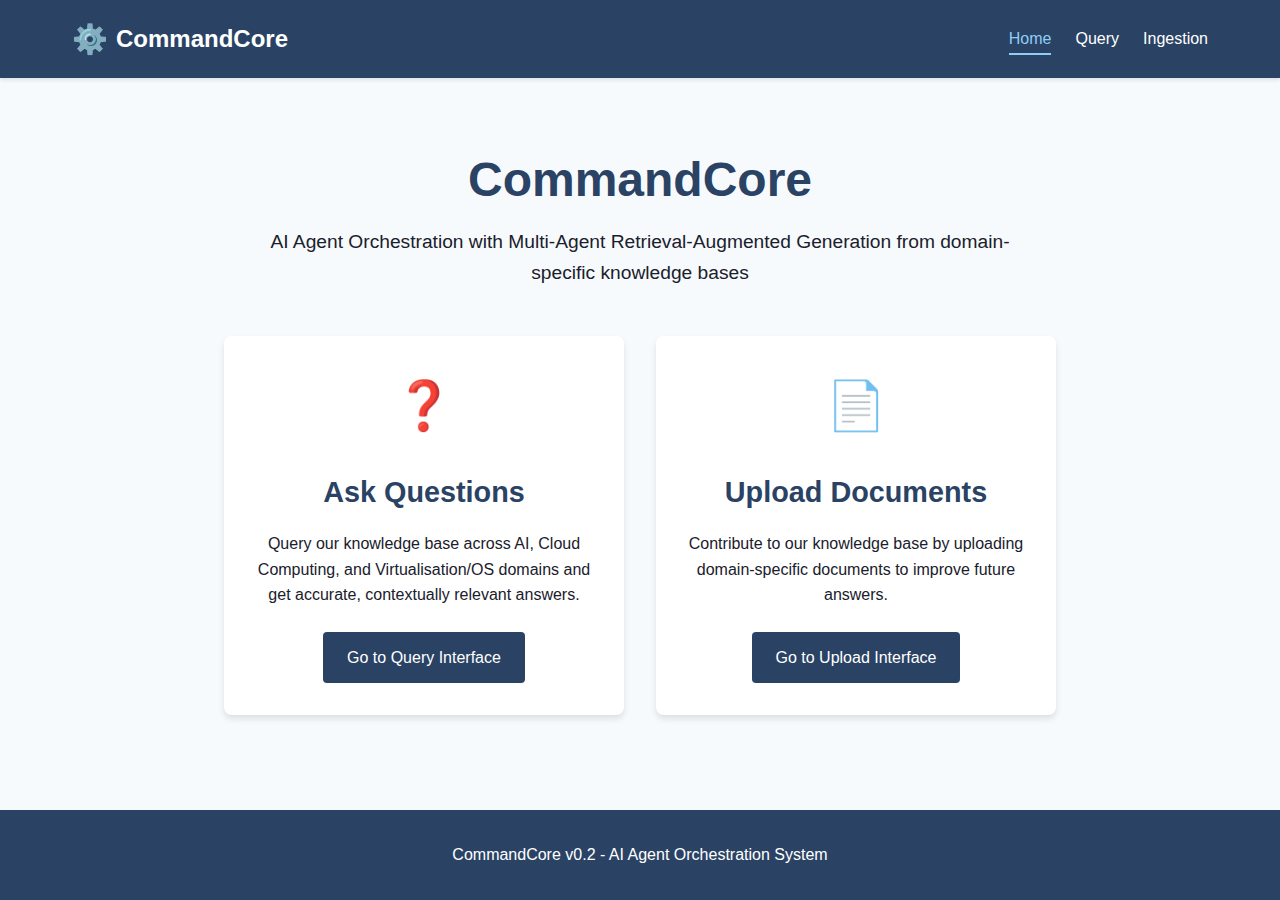
<file: src/ui/index.html>
<!DOCTYPE html>
<html lang="en">
<head>
    <meta charset="UTF-8">
    <meta name="viewport" content="width=device-width, initial-scale=1.0">
    <title>CommandCore - AI Agent Orchestration</title>
    <link rel="stylesheet" href="css/common.css">
    <style>
        .hero {
            text-align: center;
            margin-bottom: 3rem;
            padding-top: 2rem;
        }
        
        .hero h1 {
            color: var(--primary-color);
            font-size: 3rem;
            margin-bottom: 0.5rem;
        }
        
        .hero p {
            color: var(--text-color);
            font-size: 1.2rem;
            max-width: 800px;
            margin: 0 auto;
        }
        
        .options-container {
            display: flex;
            justify-content: center;
            gap: 2rem;
            margin-top: 3rem;
        }
        
        .option-card {
            background-color: white;
            border-radius: 8px;
            box-shadow: 0 4px 6px rgba(0, 0, 0, 0.1);
            padding: 2rem;
            width: 100%;
            max-width: 400px;
            text-align: center;
            transition: transform 0.3s ease, box-shadow 0.3s ease;
        }
        
        .option-card:hover {
            transform: translateY(-5px);
            box-shadow: 0 10px 15px rgba(0, 0, 0, 0.1);
        }
        
        .option-card h2 {
            color: var(--primary-color);
            margin-bottom: 1rem;
            font-size: 1.8rem;
        }
        
        .option-card p {
            margin-bottom: 1.5rem;
            color: var(--text-color);
        }
        
        .option-icon {
            font-size: 3rem;
            margin-bottom: 1.5rem;
            color: var(--secondary-color);
        }
        
        footer {
            text-align: center;
            padding: 2rem;
            background-color: var(--primary-color);
            color: white;
            margin-top: 3rem;
        }
        
        @media (max-width: 768px) {
            .options-container {
                flex-direction: column;
                align-items: center;
            }
            
            .option-card {
                margin-bottom: 1.5rem;
            }
        }
    </style>
    <script src="js/common.js"></script>
</head>
<body>
    <!-- Navigation Bar -->
    <nav class="navbar">
        <div class="nav-container">
            <a href="index.html" class="navbar-brand">
                <span class="navbar-brand-icon">⚙️</span> CommandCore
            </a>
            <ul class="navbar-nav">
                <li class="nav-item">
                    <a href="index.html" class="nav-link">Home</a>
                </li>
                <li class="nav-item">
                    <a href="query_ui/index.html" class="nav-link">Query</a>
                </li>
                <li class="nav-item">
                    <a href="ingestion_ui/index.html" class="nav-link">Ingestion</a>
                </li>
            </ul>
        </div>
    </nav>

    <!-- Main Content -->
    <div class="container">
        <div class="hero">
            <h1>CommandCore</h1>
            <p>AI Agent Orchestration with Multi-Agent Retrieval-Augmented Generation from domain-specific knowledge bases</p>
        </div>
        
        <div class="options-container">
            <div class="option-card">
                <div class="option-icon">❓</div>
                <h2>Ask Questions</h2>
                <p>Query our knowledge base across AI, Cloud Computing, and Virtualisation/OS domains and get accurate, contextually relevant answers.</p>
                <a href="query_ui/index.html" class="btn">Go to Query Interface</a>
            </div>
            
            <div class="option-card">
                <div class="option-icon">📄</div>
                <h2>Upload Documents</h2>
                <p>Contribute to our knowledge base by uploading domain-specific documents to improve future answers.</p>
                <a href="ingestion_ui/index.html" class="btn">Go to Upload Interface</a>
            </div>
        </div>
    </div>
    
    <footer>
        <p>CommandCore v0.2 - AI Agent Orchestration System</p>
    </footer>
</body>
</html>
</file>
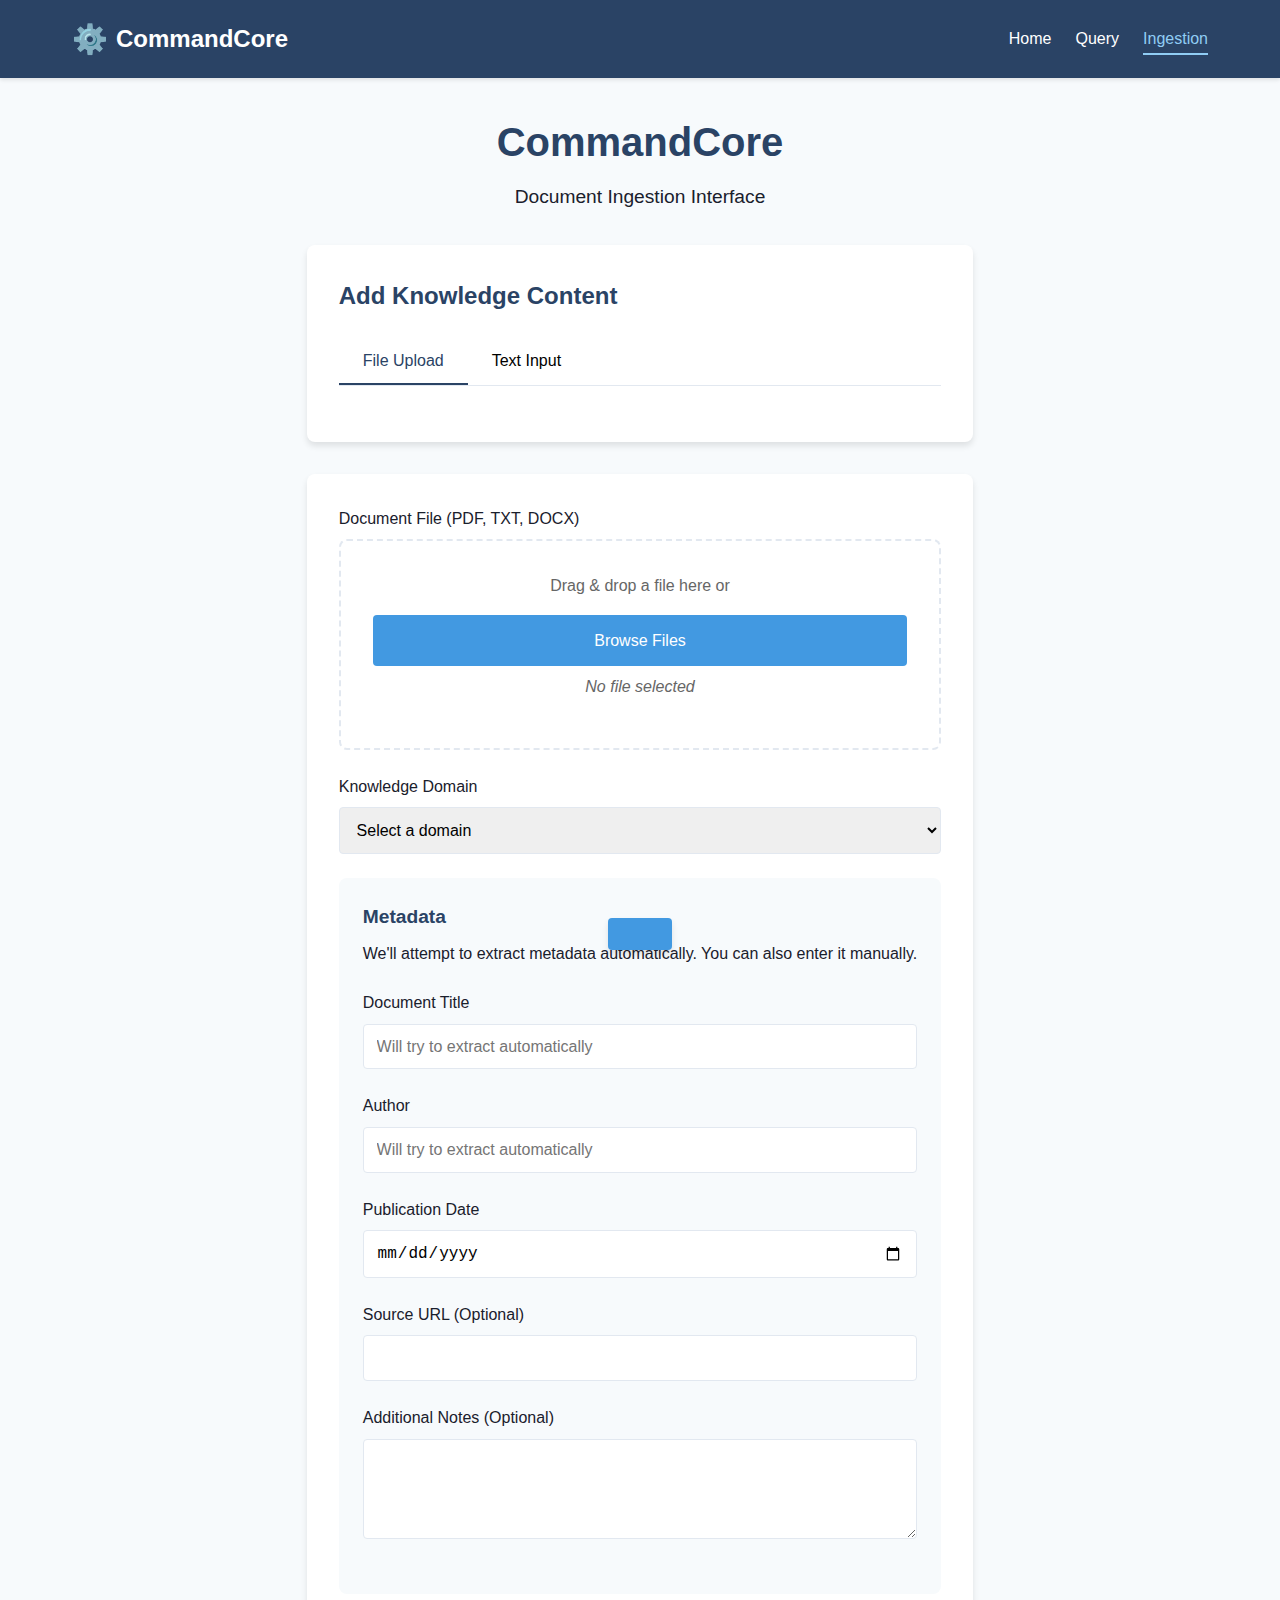
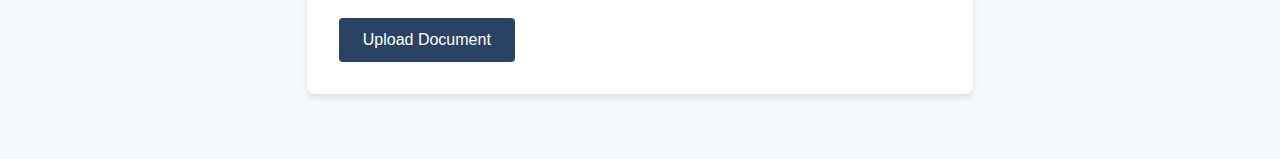
<file: src/ui/ingestion_ui/index.html>
<!DOCTYPE html>
<html lang="en">
<head>
    <meta charset="UTF-8">
    <meta name="viewport" content="width=device-width, initial-scale=1.0">
    <title>CommandCore - Document Ingestion</title>
    <link rel="stylesheet" href="../css/common.css">
    <link rel="stylesheet" href="css/styles.css">
    <script src="../js/common.js"></script>
    <script src="js/script.js"></script>
</head>
<body>
    <!-- Navigation Bar -->
    <nav class="navbar">
        <div class="nav-container">
            <a href="../index.html" class="navbar-brand">
                <span class="navbar-brand-icon">⚙️</span> CommandCore
            </a>
            <ul class="navbar-nav">
                <li class="nav-item">
                    <a href="../index.html" class="nav-link">Home</a>
                </li>
                <li class="nav-item">
                    <a href="../query_ui/index.html" class="nav-link">Query</a>
                </li>
                <li class="nav-item">
                    <a href="index.html" class="nav-link">Ingestion</a>
                </li>
            </ul>
        </div>
    </nav>

    <div class="container">
        <header>
            <h1>CommandCore</h1>
            <p>Document Ingestion Interface</p>
        </header>

        <div class="input-mode-selector card">
            <h2>Add Knowledge Content</h2>
            <div class="tab-container">
                <button id="file-upload-tab" class="tab-button active">File Upload</button>
                <button id="text-input-tab" class="tab-button">Text Input</button>
            </div>
        </div>

        <!-- File Upload Mode -->
        <div id="file-upload-mode" class="mode-container card">
            <form id="upload-form" enctype="multipart/form-data">
                <div class="form-group">
                    <label for="file-input">Document File (PDF, TXT, DOCX)</label>
                    <div class="file-upload-container">
                        <div class="file-upload-area" id="drop-area">
                            <p>Drag & drop a file here or</p>
                            <label for="file-input" class="file-label">Browse Files</label>
                            <input type="file" id="file-input" accept=".pdf,.txt,.docx" multiple>
                            <p id="selected-file-name">No file selected</p>
                        </div>
                    </div>
                </div>

                <div class="form-group">
                    <label for="domain-select">Knowledge Domain</label>
                    <select id="domain-select" required>
                        <option value="" disabled selected>Select a domain</option>
                        <option value="ai">Artificial Intelligence</option>
                        <option value="cloud">Cloud Computing</option>
                        <option value="virt-os">Virtualisation/OS</option>
                    </select>
                </div>

                <div class="metadata-section">
                    <div class="metadata-header">
                        <h3>Metadata</h3>
                        <p>We'll attempt to extract metadata automatically. You can also enter it manually.</p>
                    </div>

                    <div class="form-group">
                        <label for="document-title">Document Title</label>
                        <input type="text" id="document-title" placeholder="Will try to extract automatically">
                    </div>

                    <div class="form-group">
                        <label for="document-author">Author</label>
                        <input type="text" id="document-author" placeholder="Will try to extract automatically">
                    </div>

                    <div class="form-group">
                        <label for="publication-date">Publication Date</label>
                        <input type="date" id="publication-date" placeholder="Will try to extract automatically">
                    </div>

                    <div class="form-group">
                        <label for="document-url">Source URL (Optional)</label>
                        <input type="url" id="document-url">
                    </div>

                    <div class="form-group">
                        <label for="additional-notes">Additional Notes (Optional)</label>
                        <textarea id="additional-notes"></textarea>
                    </div>
                </div>

                <button type="submit" id="upload-button" class="btn">Upload Document</button>
            </form>
        </div>

        <!-- Text Input Mode -->
        <div id="text-input-mode" class="mode-container card hidden">
            <form id="text-form">
                <div class="form-group">
                    <label for="text-content">Text Content</label>
                    <textarea id="text-content" placeholder="Paste your text content here..." required></textarea>
                </div>

                <div class="form-group">
                    <label for="text-domain-select">Knowledge Domain</label>
                    <select id="text-domain-select" required>
                        <option value="" disabled selected>Select a domain</option>
                        <option value="ai">Artificial Intelligence</option>
                        <option value="cloud">Cloud Computing</option>
                        <option value="virt-os">Virtualisation/OS</option>
                    </select>
                </div>

                <div class="metadata-section">
                    <div class="metadata-header">
                        <h3>Metadata (Required)</h3>
                    </div>

                    <div class="form-group">
                        <label for="text-document-title">Document Title</label>
                        <input type="text" id="text-document-title" required>
                    </div>

                    <div class="form-group">
                        <label for="text-document-author">Author</label>
                        <input type="text" id="text-document-author" required>
                    </div>

                    <div class="form-group">
                        <label for="text-publication-date">Publication Date</label>
                        <input type="date" id="text-publication-date" required>
                    </div>

                    <div class="form-group">
                        <label for="text-document-url">Source URL (Optional)</label>
                        <input type="url" id="text-document-url">
                    </div>

                    <div class="form-group">
                        <label for="text-additional-notes">Additional Notes (Optional)</label>
                        <textarea id="text-additional-notes"></textarea>
                    </div>
                </div>

                <button type="submit" id="text-submit-button" class="btn">Submit Text</button>
            </form>
        </div>

        <!-- Processing Status Section -->
        <div id="upload-status" class="card hidden">
            <h2>Processing Status</h2>
            <div class="status-container">
                <div class="status-indicator">
                    <div class="spinner"></div>
                    <div id="status-message">Processing document...</div>
                </div>
                <div class="progress-container">
                    <div class="progress-bar">
                        <div id="progress-fill" style="width: 0%;"></div>
                    </div>
                    <div id="progress-percentage">0%</div>
                </div>
                <div id="job-details">
                    <p><strong>Job ID:</strong> <span id="job-id"></span></p>
                </div>
            </div>
        </div>

        <!-- Upload Complete Section -->
        <div id="upload-complete" class="card hidden">
            <h2>Upload Complete</h2>
            <div class="complete-container">
                <div class="success-icon">✓</div>
                <p id="complete-message">Document processed successfully!</p>
                <div id="complete-details"></div>
                <button id="upload-another-btn" class="btn">Upload Another Document</button>
            </div>
        </div>

        <!-- Upload Error Section -->
        <div id="upload-error" class="card hidden">
            <h2>Upload Error</h2>
            <div class="error-container">
                <div class="error-icon">✗</div>
                <p id="error-message">An error occurred during processing.</p>
                <div id="error-details"></div>
                <button id="try-again-btn" class="btn">Try Again</button>
            </div>
        </div>

        <!-- Metadata Extraction Failure Section -->
        <div id="metadata-extraction-failure" class="card hidden">
            <h2>Metadata Extraction Failed</h2>
            <div class="metadata-failure-container">
                <p>We couldn't automatically extract metadata from your file. Please provide the required information below.</p>
                
                <form id="metadata-form">
                    <div class="form-group">
                        <label for="manual-document-title">Document Title</label>
                        <input type="text" id="manual-document-title" required>
                    </div>

                    <div class="form-group">
                        <label for="manual-document-author">Author</label>
                        <input type="text" id="manual-document-author" required>
                    </div>

                    <div class="form-group">
                        <label for="manual-publication-date">Publication Date</label>
                        <input type="date" id="manual-publication-date" required>
                    </div>

                    <button type="submit" id="metadata-submit-button" class="btn">Continue with Processing</button>
                    <button type="button" id="metadata-cancel-button" class="btn btn-secondary">Cancel</button>
                </form>
            </div>
        </div>

        <!-- Bulk Upload Report Section -->
        <div id="bulk-upload-report" class="card hidden">
            <h2>Bulk Upload Report</h2>
            <div class="bulk-report-container">
                <p id="bulk-summary"></p>
                
                <h3>Successfully Processed Files</h3>
                <ul id="success-files-list"></ul>
                
                <h3>Skipped Files</h3>
                <ul id="skipped-files-list"></ul>
                
                <button id="bulk-done-button" class="btn">Done</button>
            </div>
        </div>
    </div>

    <!-- Notification Element -->
    <div id="notification" class="notification"></div>
</body>
</html>
</file>
<file: src/ui/css/common.css>
/* CommandCore Common Styles */

:root {
    --primary-color: #2a4365;
    --secondary-color: #4299e1;
    --accent-color: #90cdf4;
    --text-color: #1a202c;
    --light-bg: #f7fafc;
    --border-color: #e2e8f0;
    --success-color: #48bb78;
    --error-color: #f56565;
}

* {
    box-sizing: border-box;
    margin: 0;
    padding: 0;
}

body {
    font-family: -apple-system, BlinkMacSystemFont, 'Segoe UI', Roboto, Oxygen, Ubuntu, Cantarell, 'Open Sans', sans-serif;
    line-height: 1.6;
    color: var(--text-color);
    background-color: var(--light-bg);
    min-height: 100vh;
    display: flex;
    flex-direction: column;
}

.container {
    max-width: 1200px;
    margin: 0 auto;
    padding: 2rem;
    flex: 1;
}

/* Navigation Styles */
.navbar {
    background-color: var(--primary-color);
    padding: 1rem 0;
    box-shadow: 0 2px 4px rgba(0, 0, 0, 0.1);
}

.nav-container {
    max-width: 1200px;
    margin: 0 auto;
    padding: 0 2rem;
    display: flex;
    justify-content: space-between;
    align-items: center;
}

.navbar-brand {
    font-size: 1.5rem;
    font-weight: 700;
    color: white;
    text-decoration: none;
    display: flex;
    align-items: center;
}

.navbar-brand-icon {
    margin-right: 0.5rem;
    font-size: 1.8rem;
}

.navbar-nav {
    display: flex;
    list-style: none;
}

.nav-item {
    margin-left: 1.5rem;
}

.nav-link {
    color: white;
    text-decoration: none;
    font-weight: 500;
    padding: 0.5rem 0;
    position: relative;
    transition: color 0.3s ease;
}

.nav-link:hover {
    color: var(--accent-color);
}

.nav-link.active {
    color: var(--accent-color);
}

.nav-link.active:after {
    content: '';
    position: absolute;
    bottom: 0;
    left: 0;
    width: 100%;
    height: 2px;
    background-color: var(--accent-color);
}

/* Button Styles */
.btn {
    display: inline-block;
    padding: 0.8rem 1.5rem;
    background-color: var(--primary-color);
    color: white;
    text-decoration: none;
    border-radius: 4px;
    font-weight: 500;
    transition: background-color 0.3s ease;
    border: none;
    cursor: pointer;
    font-size: 1rem;
}

.btn:hover {
    background-color: var(--secondary-color);
}

.btn-secondary {
    background-color: var(--secondary-color);
}

.btn-secondary:hover {
    background-color: var(--accent-color);
    color: var(--text-color);
}

/* Utility Classes */
.card {
    background-color: white;
    border-radius: 8px;
    box-shadow: 0 4px 6px rgba(0, 0, 0, 0.1);
    padding: 2rem;
    margin-bottom: 2rem;
}

.hidden {
    display: none !important;
}

.text-center {
    text-align: center;
}

/* Responsive Adjustment */
@media (max-width: 768px) {
    .nav-container {
        flex-direction: column;
        padding: 1rem;
    }
    
    .navbar-brand {
        margin-bottom: 1rem;
    }
    
    .navbar-nav {
        width: 100%;
        justify-content: space-around;
    }
    
    .nav-item {
        margin: 0;
    }
}
</file>
<file: src/ui/ingestion_ui/css/styles.css>
/* CommandCore Ingestion UI Styles */

header {
    text-align: center;
    margin-bottom: 2rem;
}

header h1 {
    color: var(--primary-color);
    font-size: 2.5rem;
    margin-bottom: 0.5rem;
}

header p {
    color: var(--text-color);
    font-size: 1.2rem;
}

/* Input Mode Selector */
.input-mode-selector h2 {
    color: var(--primary-color);
    margin-bottom: 1.5rem;
    font-size: 1.5rem;
}

.tab-container {
    display: flex;
    border-bottom: 1px solid var(--border-color);
    margin-bottom: 1.5rem;
}

.tab-button {
    padding: 0.8rem 1.5rem;
    font-size: 1rem;
    font-weight: 500;
    border: none;
    background: none;
    border-bottom: 2px solid transparent;
    cursor: pointer;
    transition: all 0.3s ease;
}

.tab-button:hover {
    color: var(--primary-color);
}

.tab-button.active {
    color: var(--primary-color);
    border-bottom: 2px solid var(--primary-color);
}

/* Form Styles */
.form-group {
    margin-bottom: 1.5rem;
}

.form-group label {
    display: block;
    margin-bottom: 0.5rem;
    font-weight: 500;
}

.form-group input,
.form-group select,
.form-group textarea {
    width: 100%;
    padding: 0.8rem;
    border: 1px solid var(--border-color);
    border-radius: 4px;
    font-size: 1rem;
}

.form-group textarea {
    min-height: 100px;
    resize: vertical;
}

/* File Upload Area */
.file-upload-container {
    margin-top: 0.5rem;
}

.file-upload-area {
    border: 2px dashed var(--border-color);
    border-radius: 8px;
    padding: 2rem;
    text-align: center;
    transition: all 0.3s ease;
    cursor: pointer;
}

.file-upload-area:hover,
.file-upload-area.dragover {
    border-color: var(--secondary-color);
    background-color: rgba(66, 153, 225, 0.05);
}

.file-upload-area p {
    margin-bottom: 1rem;
    color: #666;
}

.file-label {
    display: inline-block;
    padding: 0.8rem 1.5rem;
    background-color: var(--secondary-color);
    color: white;
    border-radius: 4px;
    cursor: pointer;
    font-weight: 500;
    margin-bottom: 1rem;
}

#file-input {
    display: none;
}

#selected-file-name {
    font-style: italic;
}

/* Metadata Section */
.metadata-section {
    background-color: var(--light-bg);
    padding: 1.5rem;
    border-radius: 8px;
    margin-bottom: 1.5rem;
}

.metadata-header {
    margin-bottom: 1.5rem;
}

.metadata-header h3 {
    color: var(--primary-color);
    font-size: 1.2rem;
    margin-bottom: 0.5rem;
}

/* Status Sections */
#upload-status,
#upload-complete,
#upload-error,
#metadata-extraction-failure,
#bulk-upload-report {
    display: none;
}

#upload-status.show,
#upload-complete.show,
#upload-error.show,
#metadata-extraction-failure.show,
#bulk-upload-report.show,
#upload-status:not(.hidden),
#upload-complete:not(.hidden),
#upload-error:not(.hidden),
#metadata-extraction-failure:not(.hidden),
#bulk-upload-report:not(.hidden) {
    display: block !important;
}

.status-container {
    padding: 1.5rem;
}

.status-indicator {
    display: flex;
    align-items: center;
    margin-bottom: 1.5rem;
    background-color: rgba(66, 153, 225, 0.1);
    padding: 1rem;
    border-radius: 8px;
    border-left: 4px solid var(--secondary-color);
}

#status-message {
    font-weight: 600;
    color: var(--text-color);
    font-size: 1.05rem;
}

.spinner {
    border: 4px solid rgba(0, 0, 0, 0.1);
    border-radius: 50%;
    border-top: 4px solid var(--secondary-color);
    width: 30px;
    height: 30px;
    animation: spin 1s linear infinite;
    margin-right: 1rem;
    box-shadow: 0 0 10px rgba(66, 153, 225, 0.3);
}

@keyframes spin {
    0% { transform: rotate(0deg); }
    100% { transform: rotate(360deg); }
}

/* Progress Bar */
.progress-container {
    margin-bottom: 1.5rem;
    position: relative;
    padding-top: 25px;
}

.progress-container::before {
    content: 'Upload Progress';
    position: absolute;
    top: 0px;
    left: 0;
    font-size: 0.9rem;
    font-weight: 600;
    color: var(--text-color);
}

.progress-bar {
    width: 100%;
    height: 24px;
    background-color: #edf2f7;
    border-radius: 12px;
    overflow: hidden;
    margin-bottom: 0.8rem;
    box-shadow: inset 0 1px 3px rgba(0, 0, 0, 0.2);
    position: relative;
    border: 1px solid rgba(0, 0, 0, 0.1);
}

#progress-fill {
    height: 100%;
    background: linear-gradient(90deg, var(--secondary-color) 0%, var(--primary-color) 100%);
    transition: width 0.3s ease;
    border-radius: 10px;
    position: relative;
    overflow: hidden;
    min-width: 5px; /* Always show at least a small bit of progress */
    box-shadow: 0 2px 8px rgba(66, 153, 225, 0.5);
}

#progress-fill::after {
    content: '';
    position: absolute;
    top: 0;
    left: 0;
    right: 0;
    bottom: 0;
    background: linear-gradient(
        90deg,
        rgba(255, 255, 255, 0) 0%,
        rgba(255, 255, 255, 0.4) 50%,
        rgba(255, 255, 255, 0) 100%
    );
    animation: shimmer 1.5s infinite;
    transform: translateX(-100%);
}

.uploading #progress-fill {
    animation: pulse 1.5s infinite alternate;
}

#progress-percentage {
    text-align: center;
    font-weight: bold;
    color: var(--primary-color);
    font-size: 0.9rem;
}

@keyframes pulse {
    0% {
        opacity: 0.8;
    }
    100% {
        opacity: 1;
    }
}

@keyframes shimmer {
    100% {
        transform: translateX(100%);
    }
}

/* Complete & Error Containers */
.complete-container,
.error-container,
.metadata-failure-container,
.bulk-report-container {
    text-align: center;
    padding: 1.5rem;
}

.success-icon {
    color: var(--success-color);
    font-size: 3rem;
    margin-bottom: 1rem;
}

.error-icon {
    color: var(--error-color);
    font-size: 3rem;
    margin-bottom: 1rem;
}

#complete-message,
#error-message {
    font-size: 1.2rem;
    margin-bottom: 1.5rem;
}

#complete-details,
#error-details {
    background-color: var(--light-bg);
    padding: 1rem;
    border-radius: 4px;
    margin-bottom: 1.5rem;
    text-align: left;
}

/* Bulk Upload Report */
.bulk-report-container h3 {
    color: var(--primary-color);
    margin: 1.5rem 0 0.8rem;
    font-size: 1.2rem;
}

#success-files-list,
#skipped-files-list {
    list-style-type: none;
    text-align: left;
    padding: 0;
}

#success-files-list li,
#skipped-files-list li {
    padding: 0.8rem;
    border-bottom: 1px solid var(--border-color);
    background-color: var(--light-bg);
    border-radius: 4px;
    margin-bottom: 0.5rem;
}

#success-files-list li:last-child,
#skipped-files-list li:last-child {
    border-bottom: none;
}

#success-files-list li .file-success-icon {
    color: var(--success-color);
    margin-right: 0.5rem;
}

#skipped-files-list li .file-error-icon {
    color: var(--error-color);
    margin-right: 0.5rem;
}

/* Buttons */
#upload-another-btn,
#try-again-btn,
#metadata-submit-button,
#metadata-cancel-button,
#bulk-done-button {
    margin-top: 1rem;
}

#metadata-cancel-button {
    margin-left: 1rem;
}

/* Mode containers */
.mode-container {
    margin-bottom: 2rem;
}

/* Notification */
.notification {
    position: fixed;
    bottom: -50px;
    left: 50%;
    transform: translateX(-50%);
    background-color: var(--secondary-color);
    color: white;
    padding: 1rem 2rem;
    border-radius: 4px;
    box-shadow: 0 4px 6px rgba(0, 0, 0, 0.1);
    z-index: 1000;
    transition: bottom 0.3s ease;
}

.notification.show {
    bottom: 20px;
}

.notification.success {
    background-color: var(--success-color);
}

.notification.error {
    background-color: var(--error-color);
}

/* Responsive Adjustments */
@media (max-width: 768px) {
    .container {
        padding: 1rem;
    }
    
    .input-mode-selector,
    .mode-container,
    #upload-status,
    #upload-complete,
    #upload-error,
    #metadata-extraction-failure,
    #bulk-upload-report {
        padding: 1.5rem;
    }
    
    header h1 {
        font-size: 2rem;
    }
    
    .tab-button {
        padding: 0.6rem 1rem;
        font-size: 0.9rem;
    }
}
</file>
